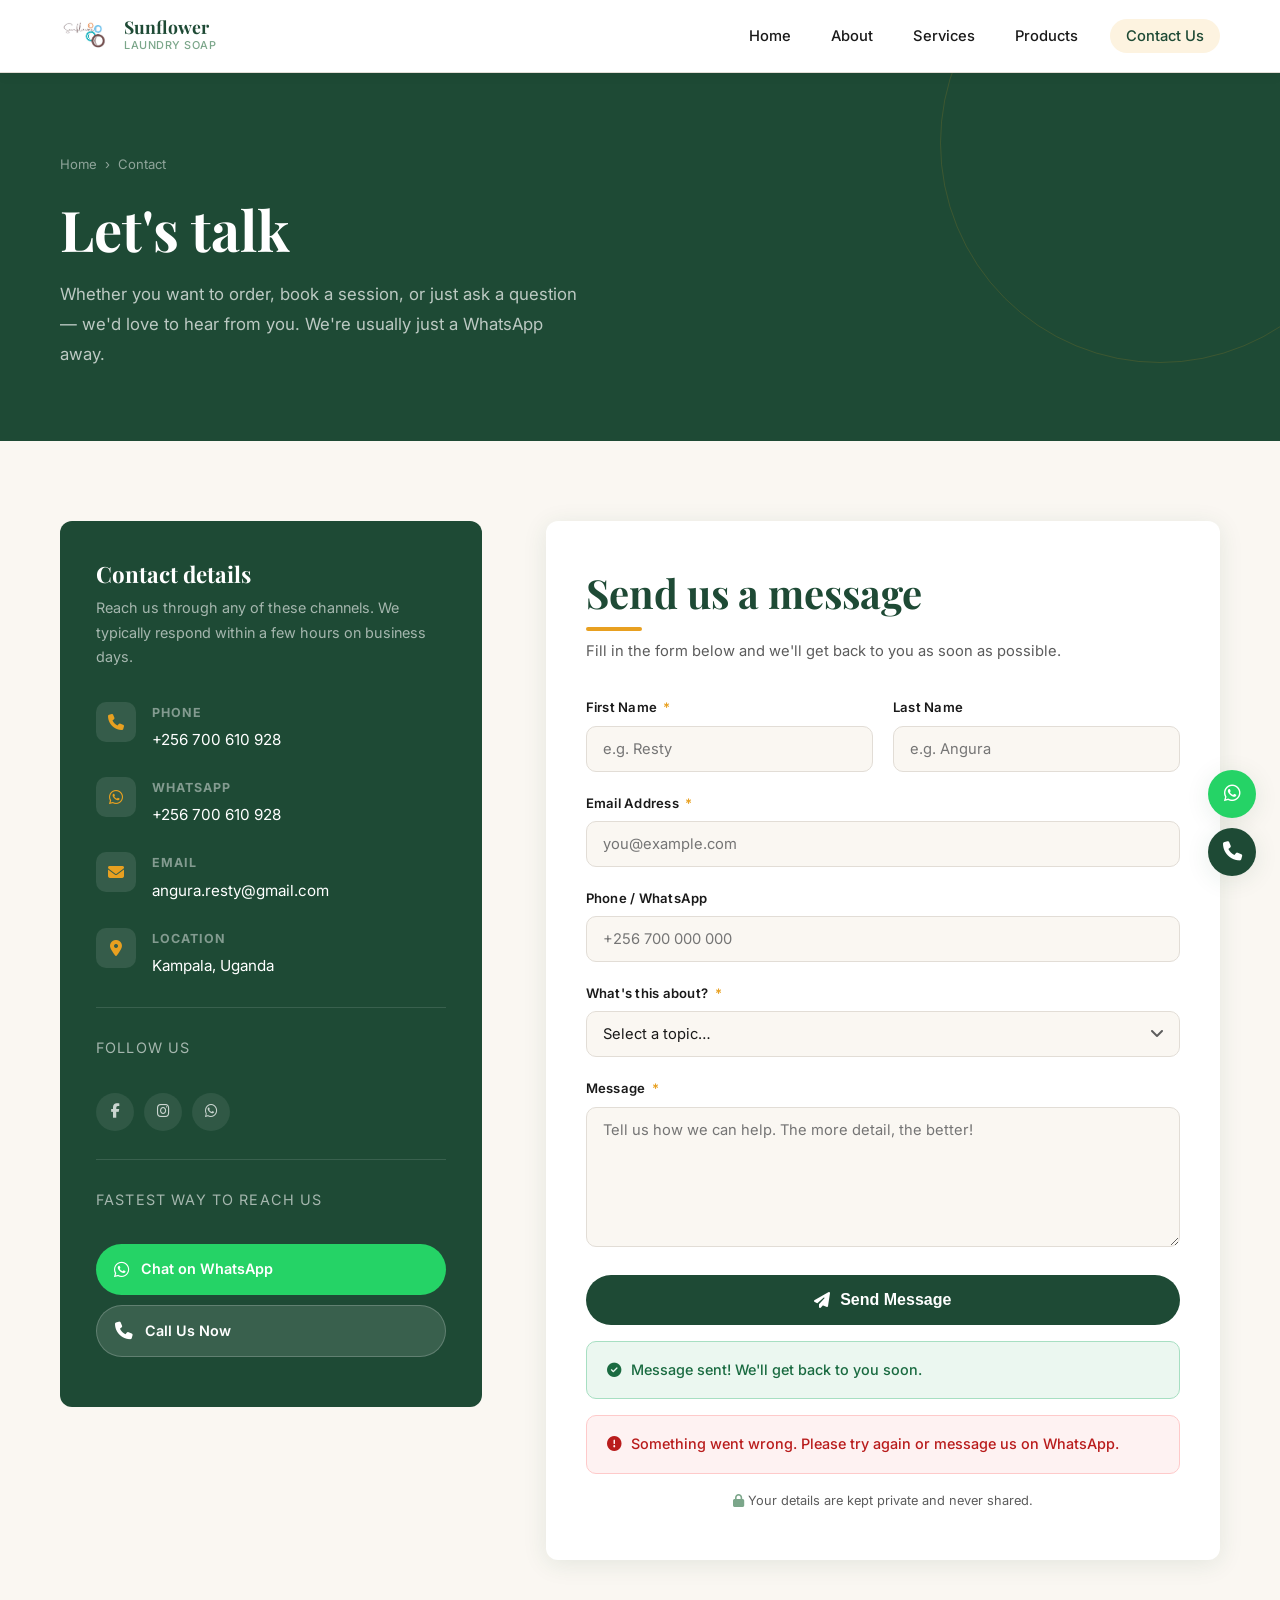
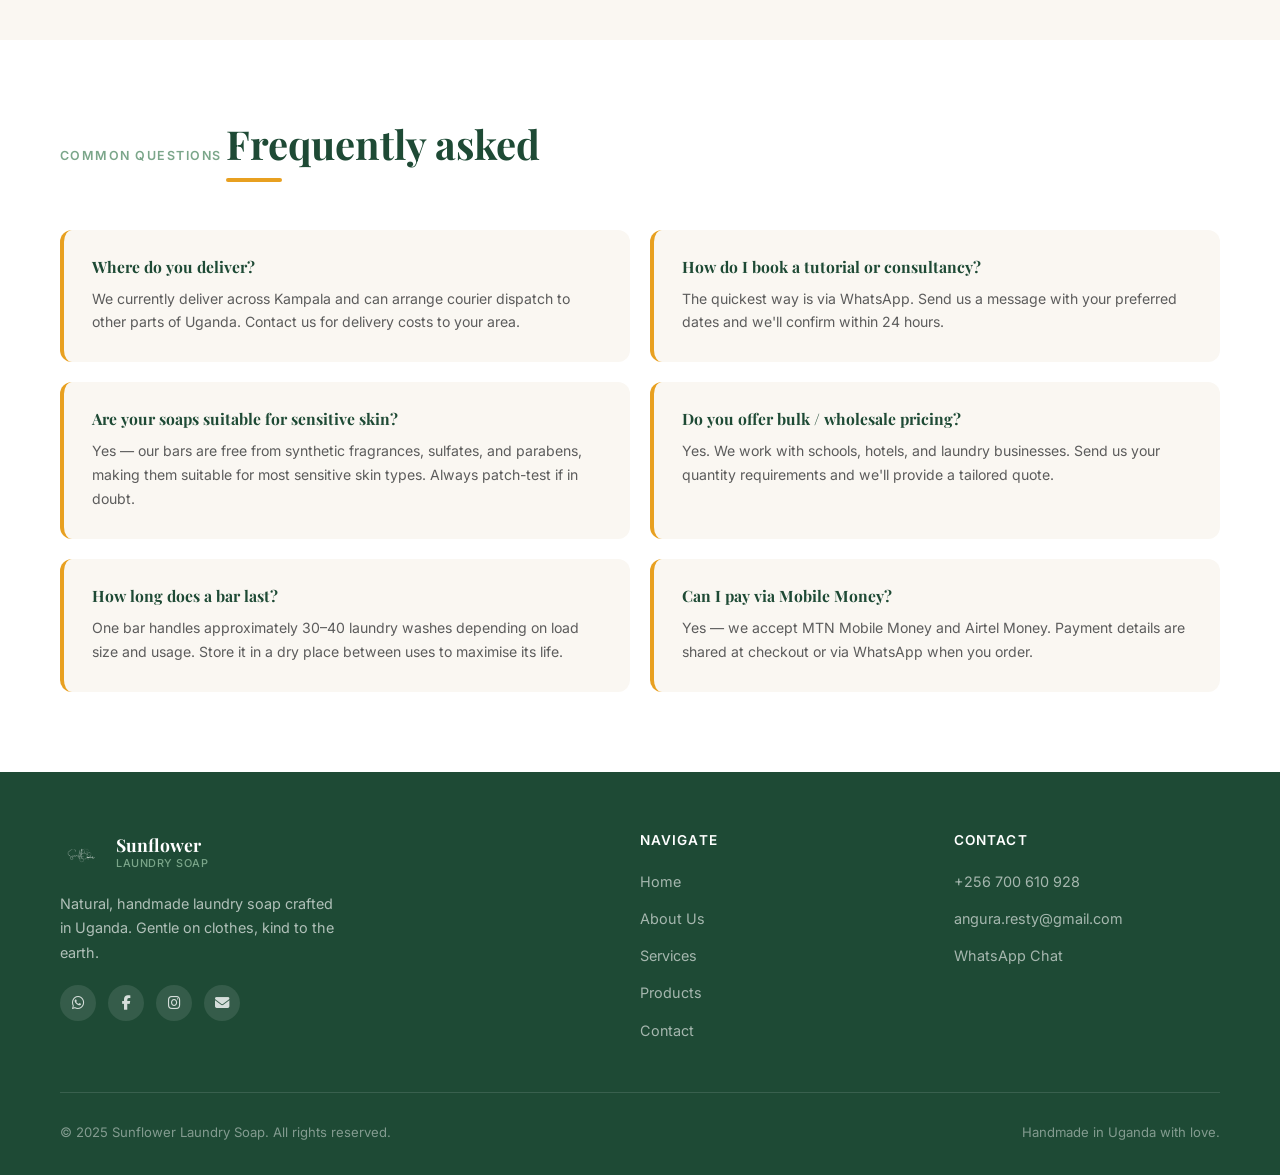
<file: Assets/Pages/contact.html>
<!DOCTYPE html>
<html lang="en">
<head>
  <script>(function(w,d,s,l,i){w[l]=w[l]||[];w[l].push({'gtm.start':new Date().getTime(),event:'gtm.js'});var f=d.getElementsByTagName(s)[0],j=d.createElement(s),dl=l!='dataLayer'?'&l='+l:'';j.async=true;j.src='https://www.googletagmanager.com/gtm.js?id='+i+dl;f.parentNode.insertBefore(j,f);})(window,document,'script','dataLayer','GTM-NH9BJQGL');</script>
  <script async src="https://www.googletagmanager.com/gtag/js?id=G-K2485YDYNR"></script>
  <script>window.dataLayer=window.dataLayer||[];function gtag(){dataLayer.push(arguments);}gtag('js',new Date());gtag('config','G-K2485YDYNR');</script>

  <meta charset="UTF-8">
  <meta name="viewport" content="width=device-width, initial-scale=1.0">
  <title>Contact Us — Sunflower Laundry Soap</title>
  <meta name="description" content="Get in touch with Sunflower Laundry Soap — order products, book a training session, or ask us anything.">

  <link rel="preconnect" href="https://fonts.googleapis.com">
  <link rel="preconnect" href="https://fonts.gstatic.com" crossorigin>
  <link href="https://fonts.googleapis.com/css2?family=Playfair+Display:ital,wght@0,600;0,700;1,600&family=Inter:wght@400;500;600&display=swap" rel="stylesheet">
  <link rel="stylesheet" href="https://cdnjs.cloudflare.com/ajax/libs/font-awesome/6.6.0/css/all.min.css">
  <link rel="stylesheet" href="/Assets/CSS/styles.css">

  <style>
    /* ===== PAGE HERO ===== */
    .page-hero {
      background: var(--green);
      padding: 80px 0 72px;
      position: relative;
      overflow: hidden;
    }
    .page-hero::after {
      content:'';position:absolute;
      width:440px;height:440px;border-radius:50%;
      border:1px solid rgba(232,160,32,.15);
      right:-100px;top:-150px;pointer-events:none;
    }
    .page-hero .container{position:relative;z-index:1;}
    .page-hero-breadcrumb{display:flex;align-items:center;gap:8px;font-size:0.82rem;color:rgba(255,255,255,.5);margin-bottom:20px;}
    .page-hero-breadcrumb a{color:rgba(255,255,255,.5);transition:color var(--transition);}
    .page-hero-breadcrumb a:hover{color:var(--gold);}
    .page-hero h1{color:var(--white);max-width:640px;}
    .page-hero p{color:rgba(255,255,255,.7);font-size:1.05rem;max-width:520px;margin-top:16px;line-height:1.8;}

    /* ===== CONTACT GRID ===== */
    .contact-section { background: var(--linen); }
    .contact-grid {
      display: grid;
      grid-template-columns: 1fr 1.6fr;
      gap: 64px;
      align-items: start;
    }

    /* ===== CONTACT INFO PANEL ===== */
    .contact-info {
      background: var(--green);
      border-radius: var(--radius);
      padding: 40px 36px;
      color: rgba(255,255,255,.8);
      position: sticky;
      top: 92px;
    }
    .contact-info h2 {
      color: var(--white);
      font-size: 1.4rem;
      margin-bottom: 8px;
    }
    .contact-info > p {
      font-size: 0.9rem;
      margin-bottom: 32px;
      color: rgba(255,255,255,.6);
      line-height: 1.7;
    }
    .contact-detail {
      display: flex;
      align-items: flex-start;
      gap: 16px;
      margin-bottom: 24px;
    }
    .contact-detail:last-of-type { margin-bottom: 0; }
    .contact-detail-icon {
      width: 40px; height: 40px;
      border-radius: 10px;
      background: rgba(255,255,255,.1);
      display: grid;
      place-items: center;
      color: var(--gold);
      font-size: 1rem;
      flex-shrink: 0;
    }
    .contact-detail-text strong {
      display: block;
      font-size: 0.78rem;
      text-transform: uppercase;
      letter-spacing: .08em;
      color: rgba(255,255,255,.45);
      margin-bottom: 3px;
    }
    .contact-detail-text a, .contact-detail-text span {
      font-size: 0.95rem;
      color: var(--white);
      transition: color var(--transition);
    }
    .contact-detail-text a:hover { color: var(--gold); }

    .contact-divider {
      width: 100%;
      height: 1px;
      background: rgba(255,255,255,.12);
      margin: 28px 0;
    }

    .contact-social-label {
      font-size: 0.78rem;
      text-transform: uppercase;
      letter-spacing: .08em;
      color: rgba(255,255,255,.4);
      margin-bottom: 14px;
    }
    .contact-socials {
      display: flex;
      gap: 10px;
      flex-wrap: wrap;
    }
    .contact-socials a {
      width: 38px; height: 38px;
      border-radius: 50%;
      background: rgba(255,255,255,.08);
      display: grid;
      place-items: center;
      color: rgba(255,255,255,.75);
      font-size: 0.9rem;
      transition: background var(--transition), color var(--transition);
    }
    .contact-socials a:hover { background: var(--gold); color: var(--green); }

    /* ===== QUICK CONTACT BUTTONS ===== */
    .quick-btns { margin-top: 24px; }
    .quick-btn {
      display: flex;
      align-items: center;
      gap: 12px;
      width: 100%;
      padding: 13px 18px;
      border-radius: 50px;
      font-size: 0.9rem;
      font-weight: 600;
      margin-bottom: 10px;
      transition: transform var(--transition), box-shadow var(--transition);
      color: var(--white);
    }
    .quick-btn:hover { transform: translateY(-2px); box-shadow: 0 6px 20px rgba(0,0,0,.2); }
    .quick-btn.wa { background: #25D366; }
    .quick-btn.tel { background: rgba(255,255,255,.12); border: 1px solid rgba(255,255,255,.2); }
    .quick-btn i { font-size: 1.1rem; }

    /* ===== CONTACT FORM ===== */
    .contact-form-wrap {
      background: var(--white);
      border-radius: var(--radius);
      padding: 48px 40px;
      box-shadow: var(--shadow);
    }
    .form-heading {
      margin-bottom: 8px;
    }
    .form-subhead {
      color: var(--mid);
      font-size: 0.92rem;
      margin-bottom: 32px;
    }

    .form-row {
      display: grid;
      grid-template-columns: 1fr 1fr;
      gap: 20px;
    }
    .form-field { margin-bottom: 20px; }
    .form-field label {
      display: block;
      font-size: 0.82rem;
      font-weight: 600;
      color: var(--ink);
      margin-bottom: 7px;
      letter-spacing: .02em;
    }
    .form-field label .req {
      color: var(--gold);
      margin-left: 3px;
    }
    .form-field input,
    .form-field select,
    .form-field textarea {
      width: 100%;
      padding: 13px 16px;
      border: 1.5px solid var(--border);
      border-radius: 10px;
      font-family: 'Inter', sans-serif;
      font-size: 0.92rem;
      color: var(--ink);
      background: var(--linen);
      outline: none;
      transition: border-color var(--transition), box-shadow var(--transition), background var(--transition);
      appearance: none;
    }
    .form-field input:focus,
    .form-field select:focus,
    .form-field textarea:focus {
      border-color: var(--green);
      background: var(--white);
      box-shadow: 0 0 0 3px rgba(30,74,53,.08);
    }
    .form-field textarea { resize: vertical; min-height: 140px; }

    /* Subject select with custom arrow */
    .select-wrap { position: relative; }
    .select-wrap::after {
      content: '\f107';
      font-family: 'Font Awesome 6 Free';
      font-weight: 900;
      position: absolute;
      right: 16px;
      top: 50%;
      transform: translateY(-50%);
      color: var(--mid);
      pointer-events: none;
    }
    .select-wrap select { padding-right: 40px; }

    .form-submit {
      width: 100%;
      padding: 16px;
      border-radius: 50px;
      background: var(--green);
      color: var(--white);
      font-size: 1rem;
      font-weight: 600;
      border: none;
      cursor: pointer;
      transition: background var(--transition), transform var(--transition), box-shadow var(--transition);
      display: flex;
      align-items: center;
      justify-content: center;
      gap: 10px;
    }
    .form-submit:hover {
      background: var(--gold);
      color: var(--green);
      transform: translateY(-2px);
      box-shadow: 0 8px 24px rgba(232,160,32,.35);
    }
    .form-submit:disabled {
      opacity: .6;
      cursor: not-allowed;
      transform: none;
    }

    /* Success / error states */
    .form-feedback {
      display: none;
      padding: 16px 20px;
      border-radius: 10px;
      font-size: 0.9rem;
      font-weight: 500;
      margin-top: 16px;
      align-items: center;
      gap: 10px;
    }
    .form-feedback.success {
      background: #EBF7F0;
      color: #1A6B41;
      border: 1px solid #A7DFC2;
      display: flex;
    }
    .form-feedback.error {
      background: #FEF2F2;
      color: #B91C1C;
      border: 1px solid #FECACA;
      display: flex;
    }
    .form-note {
      font-size: 0.8rem;
      color: var(--mid);
      text-align: center;
      margin-top: 16px;
    }

    /* ===== FAQ ===== */
    .faq-section { background: var(--white); }
    .faq-section .section-head { margin-bottom: 48px; }
    .faq-grid {
      display: grid;
      grid-template-columns: 1fr 1fr;
      gap: 20px;
    }
    .faq-item {
      background: var(--linen);
      border-radius: var(--radius);
      padding: 28px;
      border-left: 4px solid var(--gold);
    }
    .faq-item h3 {
      font-size: 0.98rem;
      color: var(--green);
      margin-bottom: 10px;
    }
    .faq-item p {
      font-size: 0.88rem;
      color: var(--mid);
      line-height: 1.7;
    }

    /* Responsive */
    @media (max-width: 960px) {
      .contact-grid { grid-template-columns: 1fr; gap: 40px; }
      .contact-info { position: static; }
      .form-row { grid-template-columns: 1fr; }
      .faq-grid { grid-template-columns: 1fr; }
      .contact-form-wrap { padding: 32px 24px; }
    }
  </style>
</head>
<body>
  <noscript><iframe src="https://www.googletagmanager.com/ns.html?id=GTM-NH9BJQGL" height="0" width="0" style="display:none;visibility:hidden"></iframe></noscript>

  <!-- HEADER -->
  <header class="site-header">
    <div class="container">
      <div class="header-inner">
        <a href="/index.html" class="logo">
          <img src="/Assets/Images/IMG-20241012-WA0008.jpg" alt="Sunflower Laundry Soap logo">
          <div class="logo-text-wrap">
            <span class="logo-name">Sunflower</span>
            <span class="logo-tag">Laundry Soap</span>
          </div>
        </a>
        <nav aria-label="Main navigation">
          <ul class="nav-links">
            <li><a href="/index.html">Home</a></li>
            <li><a href="/Assets/Pages/about.html">About</a></li>
            <li><a href="/Assets/Pages/services.html">Services</a></li>
            <li><a href="/Assets/Pages/products.html">Products</a></li>
            <li><a href="/Assets/Pages/contact.html" class="active nav-cta">Contact Us</a></li>
          </ul>
        </nav>
        <button class="hamburger" id="hamburger" aria-label="Open menu" aria-expanded="false">
          <span></span><span></span><span></span>
        </button>
      </div>
    </div>
  </header>
  <div class="mobile-nav" id="mobileNav" aria-hidden="true" role="dialog">
    <div class="mobile-nav-backdrop" id="mobileBackdrop"></div>
    <div class="mobile-nav-panel">
      <button class="mobile-nav-close" id="mobileClose" aria-label="Close menu">&times;</button>
      <a href="/index.html">Home</a>
      <a href="/Assets/Pages/about.html">About</a>
      <a href="/Assets/Pages/services.html">Services</a>
      <a href="/Assets/Pages/products.html">Products</a>
      <a href="/Assets/Pages/contact.html" class="active">Contact Us</a>
    </div>
  </div>

  <main>

    <!-- PAGE HERO -->
    <section class="page-hero">
      <div class="container">
        <nav class="page-hero-breadcrumb" aria-label="Breadcrumb">
          <a href="/index.html">Home</a>
          <span aria-hidden="true">›</span>
          <span aria-current="page">Contact</span>
        </nav>
        <h1>Let's talk</h1>
        <p>Whether you want to order, book a session, or just ask a question — we'd love to hear from you. We're usually just a WhatsApp away.</p>
      </div>
    </section>

    <!-- CONTACT MAIN -->
    <section class="contact-section" aria-labelledby="contact-h2">
      <div class="container">
        <div class="contact-grid">

          <!-- LEFT: Info panel -->
          <div>
            <div class="contact-info">
              <h2>Contact details</h2>
              <p>Reach us through any of these channels. We typically respond within a few hours on business days.</p>

              <div class="contact-detail">
                <div class="contact-detail-icon"><i class="fas fa-phone" aria-hidden="true"></i></div>
                <div class="contact-detail-text">
                  <strong>Phone</strong>
                  <a href="tel:+256700610928">+256 700 610 928</a>
                </div>
              </div>

              <div class="contact-detail">
                <div class="contact-detail-icon"><i class="fab fa-whatsapp" aria-hidden="true"></i></div>
                <div class="contact-detail-text">
                  <strong>WhatsApp</strong>
                  <a href="https://wa.me/+256700610928" target="_blank" rel="noopener">+256 700 610 928</a>
                </div>
              </div>

              <div class="contact-detail">
                <div class="contact-detail-icon"><i class="fas fa-envelope" aria-hidden="true"></i></div>
                <div class="contact-detail-text">
                  <strong>Email</strong>
                  <a href="mailto:angura.resty@gmail.com">angura.resty@gmail.com</a>
                </div>
              </div>

              <div class="contact-detail">
                <div class="contact-detail-icon"><i class="fas fa-map-marker-alt" aria-hidden="true"></i></div>
                <div class="contact-detail-text">
                  <strong>Location</strong>
                  <span>Kampala, Uganda</span>
                </div>
              </div>

              <div class="contact-divider" aria-hidden="true"></div>

              <p class="contact-social-label">Follow us</p>
              <div class="contact-socials">
                <a href="https://www.facebook.com/profile.php?id=61556812120793" target="_blank" rel="noopener" aria-label="Facebook"><i class="fab fa-facebook-f"></i></a>
                <a href="https://www.instagram.com/tutas.laundry.produc?igsh=MTRzZGk2ZmZlNGY5cw==" target="_blank" rel="noopener" aria-label="Instagram"><i class="fab fa-instagram"></i></a>
                <a href="https://wa.me/+256700610928" target="_blank" rel="noopener" aria-label="WhatsApp"><i class="fab fa-whatsapp"></i></a>
              </div>

              <div class="contact-divider" aria-hidden="true"></div>

              <p class="contact-social-label">Fastest way to reach us</p>
              <div class="quick-btns">
                <a href="https://wa.me/+256700610928?text=Hi%20Sunflower%21%20I%27d%20like%20to%20enquire%20about%20your%20products." 
                   class="quick-btn wa" 
                   target="_blank" 
                   rel="noopener">
                  <i class="fab fa-whatsapp" aria-hidden="true"></i>
                  Chat on WhatsApp
                </a>
                <a href="tel:+256700610928" class="quick-btn tel">
                  <i class="fas fa-phone" aria-hidden="true"></i>
                  Call Us Now
                </a>
              </div>
            </div>
          </div>

          <!-- RIGHT: Form -->
          <div class="contact-form-wrap">
            <h2 id="contact-h2" class="form-heading accent-heading">Send us a message</h2>
            <p class="form-subhead">Fill in the form below and we'll get back to you as soon as possible.</p>

            <!--
              IMPORTANT: Replace YOUR_FORMSPREE_ID below with your actual Formspree form ID.
              You can find this in your Formspree dashboard at formspree.io.
              Example: action="https://formspree.io/f/xabc1234"
            -->
            <form
              id="contactForm"
              action="https://formspree.io/f/YOUR_FORMSPREE_ID"
              method="POST"
              novalidate
            >
              <!-- Honeypot anti-spam field (hidden) -->
              <input type="text" name="_gotcha" style="display:none;" tabindex="-1" autocomplete="off">

              <div class="form-row">
                <div class="form-field">
                  <label for="firstName">First Name <span class="req" aria-hidden="true">*</span></label>
                  <input type="text" id="firstName" name="firstName" placeholder="e.g. Resty" required autocomplete="given-name">
                </div>
                <div class="form-field">
                  <label for="lastName">Last Name</label>
                  <input type="text" id="lastName" name="lastName" placeholder="e.g. Angura" autocomplete="family-name">
                </div>
              </div>

              <div class="form-field">
                <label for="email">Email Address <span class="req" aria-hidden="true">*</span></label>
                <input type="email" id="email" name="email" placeholder="you@example.com" required autocomplete="email">
              </div>

              <div class="form-field">
                <label for="phone">Phone / WhatsApp</label>
                <input type="tel" id="phone" name="phone" placeholder="+256 700 000 000" autocomplete="tel">
              </div>

              <div class="form-field">
                <label for="subject">What's this about? <span class="req" aria-hidden="true">*</span></label>
                <div class="select-wrap">
                  <select id="subject" name="subject" required>
                    <option value="" disabled selected>Select a topic…</option>
                    <option value="product-order">Ordering products</option>
                    <option value="consultancy">Book a consultancy session</option>
                    <option value="tutorial">Book a soap-making tutorial</option>
                    <option value="training">Rescue training enquiry</option>
                    <option value="wholesale">Wholesale / bulk order</option>
                    <option value="other">Something else</option>
                  </select>
                </div>
              </div>

              <div class="form-field">
                <label for="message">Message <span class="req" aria-hidden="true">*</span></label>
                <textarea
                  id="message"
                  name="message"
                  placeholder="Tell us how we can help. The more detail, the better!"
                  required
                  minlength="20"
                ></textarea>
              </div>

              <button type="submit" class="form-submit" id="submitBtn">
                <i class="fas fa-paper-plane" aria-hidden="true"></i>
                Send Message
              </button>

              <!-- Success feedback -->
              <div class="form-feedback success" id="successMsg" role="alert" aria-live="polite">
                <i class="fas fa-check-circle" aria-hidden="true"></i>
                Message sent! We'll get back to you soon.
              </div>

              <!-- Error feedback -->
              <div class="form-feedback error" id="errorMsg" role="alert" aria-live="polite">
                <i class="fas fa-exclamation-circle" aria-hidden="true"></i>
                Something went wrong. Please try again or message us on WhatsApp.
              </div>

              <p class="form-note">
                <i class="fas fa-lock" style="color:var(--sage);font-size:.8rem;" aria-hidden="true"></i>
                Your details are kept private and never shared.
              </p>
            </form>
          </div>

        </div>
      </div>
    </section>

    <!-- FAQ -->
    <section class="faq-section" aria-labelledby="faq-h2">
      <div class="container">
        <div class="section-head">
          <p class="section-label">Common Questions</p>
          <h2 id="faq-h2" class="accent-heading">Frequently asked</h2>
        </div>
        <div class="faq-grid">
          <div class="faq-item">
            <h3>Where do you deliver?</h3>
            <p>We currently deliver across Kampala and can arrange courier dispatch to other parts of Uganda. Contact us for delivery costs to your area.</p>
          </div>
          <div class="faq-item">
            <h3>How do I book a tutorial or consultancy?</h3>
            <p>The quickest way is via WhatsApp. Send us a message with your preferred dates and we'll confirm within 24 hours.</p>
          </div>
          <div class="faq-item">
            <h3>Are your soaps suitable for sensitive skin?</h3>
            <p>Yes — our bars are free from synthetic fragrances, sulfates, and parabens, making them suitable for most sensitive skin types. Always patch-test if in doubt.</p>
          </div>
          <div class="faq-item">
            <h3>Do you offer bulk / wholesale pricing?</h3>
            <p>Yes. We work with schools, hotels, and laundry businesses. Send us your quantity requirements and we'll provide a tailored quote.</p>
          </div>
          <div class="faq-item">
            <h3>How long does a bar last?</h3>
            <p>One bar handles approximately 30–40 laundry washes depending on load size and usage. Store it in a dry place between uses to maximise its life.</p>
          </div>
          <div class="faq-item">
            <h3>Can I pay via Mobile Money?</h3>
            <p>Yes — we accept MTN Mobile Money and Airtel Money. Payment details are shared at checkout or via WhatsApp when you order.</p>
          </div>
        </div>
      </div>
    </section>

  </main>

  <!-- FOOTER -->
  <footer class="site-footer" role="contentinfo">
    <div class="container">
      <div class="footer-inner">
        <div class="footer-grid">
          <div class="footer-brand">
            <a href="/index.html" class="logo">
              <img src="/Assets/Images/SunflowerTransparent03.png" alt="" style="width:44px;height:44px;filter:brightness(0) invert(1);opacity:.8;">
              <div class="logo-text-wrap">
                <span class="logo-name">Sunflower</span>
                <span class="logo-tag">Laundry Soap</span>
              </div>
            </a>
            <p>Natural, handmade laundry soap crafted in Uganda. Gentle on clothes, kind to the earth.</p>
            <div class="footer-socials">
              <a href="https://wa.me/+256700610928" target="_blank" rel="noopener" aria-label="WhatsApp"><i class="fab fa-whatsapp"></i></a>
              <a href="https://www.facebook.com/profile.php?id=61556812120793" target="_blank" rel="noopener" aria-label="Facebook"><i class="fab fa-facebook-f"></i></a>
              <a href="https://www.instagram.com/tutas.laundry.produc?igsh=MTRzZGk2ZmZlNGY5cw==" target="_blank" rel="noopener" aria-label="Instagram"><i class="fab fa-instagram"></i></a>
              <a href="mailto:angura.resty@gmail.com" aria-label="Email"><i class="fas fa-envelope"></i></a>
            </div>
          </div>
          <div class="footer-col">
            <h4>Navigate</h4>
            <ul>
              <li><a href="/index.html">Home</a></li>
              <li><a href="/Assets/Pages/about.html">About Us</a></li>
              <li><a href="/Assets/Pages/services.html">Services</a></li>
              <li><a href="/Assets/Pages/products.html">Products</a></li>
              <li><a href="/Assets/Pages/contact.html">Contact</a></li>
            </ul>
          </div>
          <div class="footer-col">
            <h4>Contact</h4>
            <ul>
              <li><a href="tel:+256700610928">+256 700 610 928</a></li>
              <li><a href="mailto:angura.resty@gmail.com">angura.resty@gmail.com</a></li>
              <li><a href="https://wa.me/+256700610928" target="_blank" rel="noopener">WhatsApp Chat</a></li>
            </ul>
          </div>
        </div>
        <div class="footer-bottom">
          <p>&copy; 2025 Sunflower Laundry Soap. All rights reserved.</p>
          <p>Handmade in Uganda with love.</p>
        </div>
      </div>
    </div>
  </footer>

  <div class="float-bar" aria-label="Quick contact">
    <a class="float-btn wa" href="https://wa.me/+256700610928" target="_blank" rel="noopener" aria-label="WhatsApp"><i class="fab fa-whatsapp"></i></a>
    <a class="float-btn tel" href="tel:+256700610928" aria-label="Call"><i class="fas fa-phone"></i></a>
  </div>

  <script>
    // ===== Mobile nav =====
    const hamburger=document.getElementById('hamburger');
    const mobileNav=document.getElementById('mobileNav');
    const mobileClose=document.getElementById('mobileClose');
    const backdrop=document.getElementById('mobileBackdrop');
    function openNav(){mobileNav.classList.add('open');mobileNav.setAttribute('aria-hidden','false');hamburger.setAttribute('aria-expanded','true');document.body.style.overflow='hidden';}
    function closeNav(){mobileNav.classList.remove('open');mobileNav.setAttribute('aria-hidden','true');hamburger.setAttribute('aria-expanded','false');document.body.style.overflow='';}
    hamburger.addEventListener('click',openNav);
    mobileClose.addEventListener('click',closeNav);
    backdrop.addEventListener('click',closeNav);
    document.addEventListener('keydown',e=>{if(e.key==='Escape')closeNav();});

    // ===== Contact form (Formspree async submit) =====
    const form       = document.getElementById('contactForm');
    const submitBtn  = document.getElementById('submitBtn');
    const successMsg = document.getElementById('successMsg');
    const errorMsg   = document.getElementById('errorMsg');

    form.addEventListener('submit', async function(e) {
      e.preventDefault();
      successMsg.style.display = 'none';
      errorMsg.style.display   = 'none';

      // Basic client-side validation
      if (!form.checkValidity()) {
        form.reportValidity();
        return;
      }

      submitBtn.disabled = true;
      submitBtn.innerHTML = '<i class="fas fa-spinner fa-spin"></i> Sending…';

      try {
        const data = new FormData(form);
        const response = await fetch(form.action, {
          method: 'POST',
          body: data,
          headers: { 'Accept': 'application/json' }
        });

        if (response.ok) {
          // Success
          successMsg.style.display = 'flex';
          form.reset();
          submitBtn.innerHTML = '<i class="fas fa-check"></i> Sent!';
          setTimeout(() => {
            submitBtn.disabled = false;
            submitBtn.innerHTML = '<i class="fas fa-paper-plane"></i> Send Message';
          }, 4000);
        } else {
          throw new Error('Server error');
        }
      } catch (err) {
        errorMsg.style.display = 'flex';
        submitBtn.disabled = false;
        submitBtn.innerHTML = '<i class="fas fa-paper-plane"></i> Send Message';
      }
    });
  </script>
</body>
</html>
</file>
<file: Assets/CSS/styles.css>
/* =============================================================
   SUNFLOWER LAUNDRY SOAP — Global Stylesheet
   Color palette:
     --gold:   #E8A020  (sunflower accent)
     --green:  #1E4A35  (deep forest)
     --linen:  #FAF7F2  (warm background)
     --sage:   #7BA68A  (secondary green)
     --ink:    #1A1A1A  (text)
     --mid:    #5C5C5C  (secondary text)
     --border: #E2DDD6  (dividers)
   ============================================================= */

/* ---------- Reset & base ---------- */
*, *::before, *::after { box-sizing: border-box; margin: 0; padding: 0; }

:root {
  --gold:   #E8A020;
  --gold-light: #FDF3E0;
  --green:  #1E4A35;
  --linen:  #FAF7F2;
  --sage:   #7BA68A;
  --ink:    #1A1A1A;
  --mid:    #5C5C5C;
  --border: #E2DDD6;
  --white:  #FFFFFF;
  --radius: 12px;
  --shadow: 0 4px 24px rgba(30,74,53,.10);
  --shadow-lg: 0 12px 48px rgba(30,74,53,.15);
  --transition: 0.25s ease;
}

html { scroll-behavior: smooth; }

body {
  font-family: 'Inter', system-ui, sans-serif;
  background: var(--linen);
  color: var(--ink);
  font-size: 16px;
  line-height: 1.7;
  -webkit-font-smoothing: antialiased;
}

img { display: block; max-width: 100%; height: auto; }
a { text-decoration: none; color: inherit; }
ul { list-style: none; }

/* ---------- Typography ---------- */
h1, h2, h3, h4 {
  font-family: 'Playfair Display', Georgia, serif;
  line-height: 1.2;
  color: var(--green);
}
h1 { font-size: clamp(2rem, 5vw, 3.5rem); }
h2 { font-size: clamp(1.6rem, 3.5vw, 2.5rem); }
h3 { font-size: clamp(1.1rem, 2vw, 1.4rem); }

/* Signature underline accent — used on section headings */
.accent-heading {
  display: inline-block;
  position: relative;
}
.accent-heading::after {
  content: '';
  display: block;
  height: 4px;
  width: 56px;
  background: var(--gold);
  border-radius: 2px;
  margin-top: 10px;
}

/* ---------- Layout helpers ---------- */
.container {
  width: min(1160px, 92%);
  margin-inline: auto;
}

section { padding: 80px 0; }

/* ---------- Buttons ---------- */
.btn {
  display: inline-flex;
  align-items: center;
  gap: 8px;
  padding: 14px 32px;
  border-radius: 50px;
  font-family: 'Inter', sans-serif;
  font-size: 0.95rem;
  font-weight: 600;
  cursor: pointer;
  border: none;
  transition: transform var(--transition), box-shadow var(--transition), background var(--transition);
  letter-spacing: .02em;
}
.btn:hover { transform: translateY(-2px); }

.btn-primary {
  background: var(--gold);
  color: var(--green);
  box-shadow: 0 4px 16px rgba(232,160,32,.35);
}
.btn-primary:hover { background: #d4901a; box-shadow: 0 8px 24px rgba(232,160,32,.4); }

.btn-outline {
  background: transparent;
  color: var(--green);
  border: 2px solid var(--green);
}
.btn-outline:hover { background: var(--green); color: var(--white); }

.btn-white {
  background: var(--white);
  color: var(--green);
}
.btn-white:hover { background: var(--gold); color: var(--green); }

/* ---------- HEADER ---------- */
.site-header {
  position: sticky;
  top: 0;
  z-index: 100;
  background: var(--white);
  border-bottom: 1px solid var(--border);
  box-shadow: 0 2px 12px rgba(0,0,0,.06);
}
.header-inner {
  display: flex;
  align-items: center;
  justify-content: space-between;
  padding: 0 0;
  height: 72px;
}

/* Logo */
.logo {
  display: flex;
  align-items: center;
  gap: 12px;
  text-decoration: none;
}
.logo img {
  width: 52px;
  height: 52px;
  object-fit: contain;
}
.logo-text-wrap { display: flex; flex-direction: column; }
.logo-name {
  font-family: 'Playfair Display', serif;
  font-size: 1.1rem;
  font-weight: 700;
  color: var(--green);
  line-height: 1.1;
}
.logo-tag {
  font-size: 0.68rem;
  color: var(--sage);
  letter-spacing: .05em;
  text-transform: uppercase;
  font-weight: 500;
}

/* Desktop nav */
.nav-links {
  display: flex;
  align-items: center;
  gap: 8px;
}
.nav-links a {
  padding: 8px 16px;
  border-radius: 50px;
  font-size: 0.92rem;
  font-weight: 500;
  color: var(--ink);
  transition: background var(--transition), color var(--transition);
}
.nav-links a:hover,
.nav-links a.active {
  background: var(--gold-light);
  color: var(--green);
}
.nav-links .nav-cta {
  background: var(--green);
  color: var(--white);
  margin-left: 8px;
}
.nav-links .nav-cta:hover { background: var(--gold); color: var(--green); }

/* Hamburger */
.hamburger {
  display: none;
  flex-direction: column;
  justify-content: center;
  gap: 5px;
  width: 40px;
  height: 40px;
  background: none;
  border: none;
  cursor: pointer;
  padding: 4px;
}
.hamburger span {
  display: block;
  width: 24px;
  height: 2px;
  background: var(--green);
  border-radius: 2px;
  transition: transform var(--transition), opacity var(--transition);
}

/* Mobile nav drawer */
.mobile-nav {
  display: none;
  position: fixed;
  inset: 0;
  z-index: 200;
}
.mobile-nav-backdrop {
  position: absolute;
  inset: 0;
  background: rgba(0,0,0,.4);
}
.mobile-nav-panel {
  position: absolute;
  top: 0;
  right: 0;
  bottom: 0;
  width: min(320px, 85vw);
  background: var(--white);
  padding: 32px 28px;
  display: flex;
  flex-direction: column;
  gap: 8px;
  overflow-y: auto;
  transform: translateX(100%);
  transition: transform 0.3s ease;
}
.mobile-nav.open { display: block; }
.mobile-nav.open .mobile-nav-panel { transform: translateX(0); }

.mobile-nav-close {
  align-self: flex-end;
  background: none;
  border: none;
  font-size: 1.5rem;
  color: var(--ink);
  cursor: pointer;
  margin-bottom: 16px;
  line-height: 1;
}
.mobile-nav-panel a {
  display: block;
  padding: 14px 0;
  font-size: 1.1rem;
  font-weight: 500;
  color: var(--ink);
  border-bottom: 1px solid var(--border);
  transition: color var(--transition);
}
.mobile-nav-panel a:hover { color: var(--green); }
.mobile-nav-panel a.active { color: var(--green); font-weight: 700; }

/* ---------- FOOTER ---------- */
.site-footer {
  background: var(--green);
  color: rgba(255,255,255,.75);
}
.footer-inner {
  padding: 60px 0 32px;
}
.footer-grid {
  display: grid;
  grid-template-columns: 2fr 1fr 1fr;
  gap: 48px;
  padding-bottom: 48px;
  border-bottom: 1px solid rgba(255,255,255,.12);
}
.footer-brand .logo-name { color: var(--white); }
.footer-brand .logo-tag { color: var(--sage); }
.footer-brand p {
  margin-top: 16px;
  font-size: 0.9rem;
  line-height: 1.7;
  color: rgba(255,255,255,.65);
  max-width: 280px;
}
.footer-socials {
  display: flex;
  gap: 12px;
  margin-top: 20px;
  flex-wrap: wrap;
}
.footer-socials a {
  width: 36px;
  height: 36px;
  border-radius: 50%;
  background: rgba(255,255,255,.1);
  display: grid;
  place-items: center;
  font-size: 0.9rem;
  color: rgba(255,255,255,.8);
  transition: background var(--transition), color var(--transition);
}
.footer-socials a:hover { background: var(--gold); color: var(--green); }

.footer-col h4 {
  color: var(--white);
  font-size: 0.85rem;
  letter-spacing: .08em;
  text-transform: uppercase;
  font-family: 'Inter', sans-serif;
  font-weight: 600;
  margin-bottom: 20px;
}
.footer-col ul li + li { margin-top: 10px; }
.footer-col ul a {
  font-size: 0.9rem;
  color: rgba(255,255,255,.6);
  transition: color var(--transition);
}
.footer-col ul a:hover { color: var(--gold); }

.footer-bottom {
  padding-top: 28px;
  display: flex;
  justify-content: space-between;
  align-items: center;
  font-size: 0.82rem;
  color: rgba(255,255,255,.45);
  gap: 16px;
  flex-wrap: wrap;
}

/* ---------- Floating contact bar ---------- */
.float-bar {
  position: fixed;
  bottom: 24px;
  right: 24px;
  display: flex;
  flex-direction: column;
  gap: 10px;
  z-index: 90;
}
.float-btn {
  width: 48px;
  height: 48px;
  border-radius: 50%;
  display: grid;
  place-items: center;
  font-size: 1.2rem;
  box-shadow: var(--shadow);
  transition: transform var(--transition), box-shadow var(--transition);
  color: var(--white);
}
.float-btn:hover { transform: scale(1.12); box-shadow: var(--shadow-lg); }
.float-btn.wa  { background: #25D366; }
.float-btn.tel { background: var(--green); }
.float-btn.fb  { background: #1877F2; }
.float-btn.ig  { background: radial-gradient(circle at 30% 107%, #fdf497 0%, #fd5949 45%, #d6249f 60%, #285AEB 90%); }

/* ---------- Utility ---------- */
.text-center { text-align: center; }
.section-label {
  display: inline-block;
  font-size: 0.78rem;
  font-weight: 600;
  letter-spacing: .12em;
  text-transform: uppercase;
  color: var(--sage);
  margin-bottom: 12px;
}
.section-intro {
  font-size: 1.05rem;
  color: var(--mid);
  max-width: 640px;
  line-height: 1.8;
}
.divider {
  width: 100%;
  height: 1px;
  background: var(--border);
  margin: 0;
}

/* ---------- Responsive ---------- */
@media (max-width: 900px) {
  .footer-grid { grid-template-columns: 1fr 1fr; }
  .footer-grid > *:first-child { grid-column: 1 / -1; }
}

@media (max-width: 700px) {
  section { padding: 56px 0; }
  .nav-links { display: none; }
  .hamburger { display: flex; }
  .footer-grid { grid-template-columns: 1fr; }
  .footer-bottom { flex-direction: column; text-align: center; }
  .float-bar { bottom: 16px; right: 16px; }
  .float-btn { width: 42px; height: 42px; font-size: 1.05rem; }
}

@media (prefers-reduced-motion: reduce) {
  *, *::before, *::after { transition: none !important; animation: none !important; }
}
</file>
